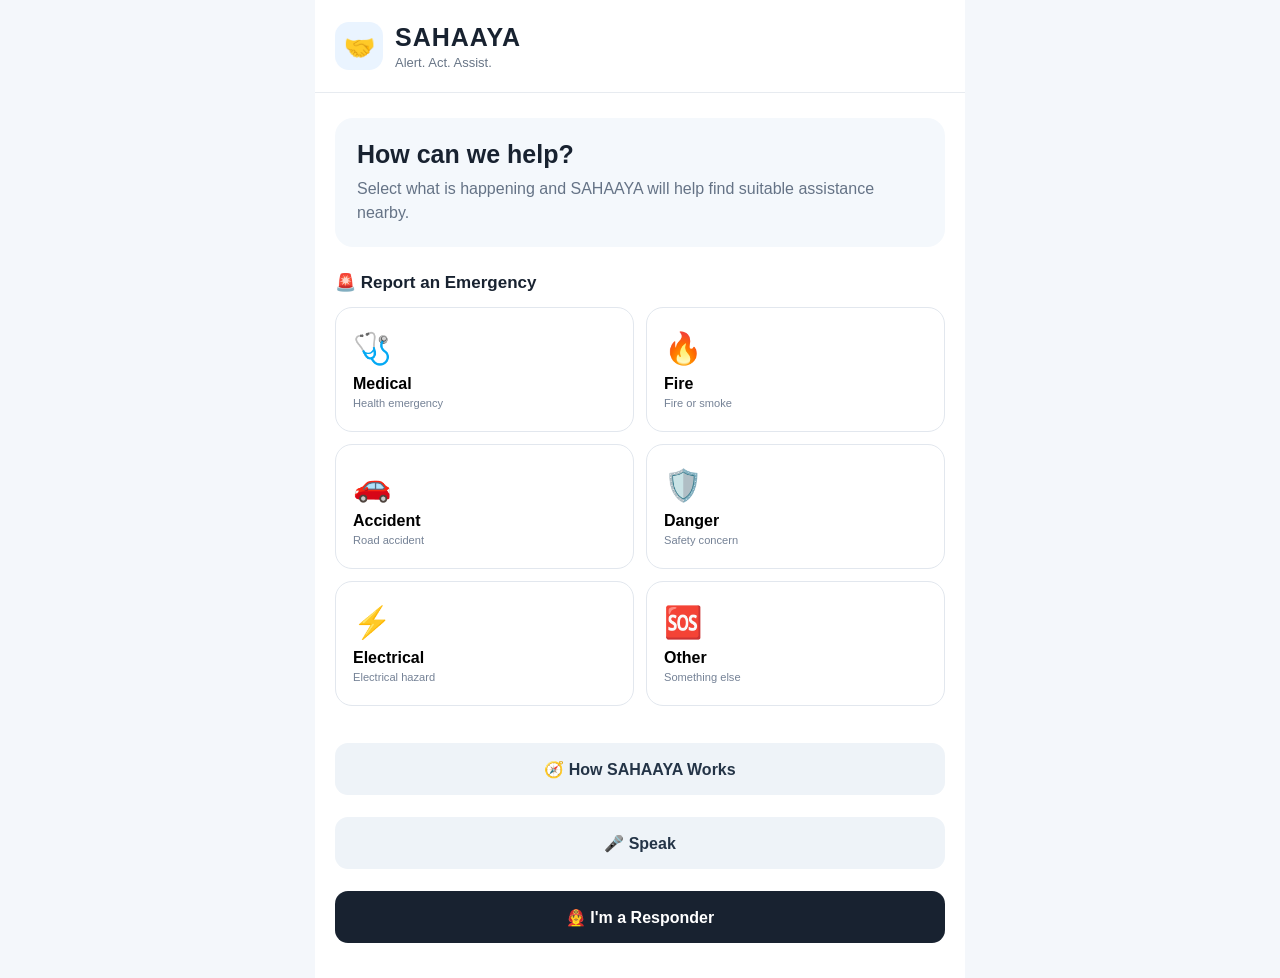
<file: index.html>
<!DOCTYPE html>
<html lang="en">
<head>
    <meta charset="UTF-8">
    <meta name="viewport" content="width=device-width, initial-scale=1.0">

    <title>SAHAAYA</title>

    <link rel="stylesheet" href="style.css">
</head>

<body>

<div class="app">

    <!-- =========================
         HEADER
    ========================== -->

    <header class="app-header">
        <div class="brand">
            <div class="brand-icon">🤝</div>

            <div>
                <h1>SAHAAYA</h1>
                <p>Alert. Act. Assist.</p>
            </div>
        </div>
    </header>


    <!-- =========================
         HOME
    ========================== -->

    <section id="home" class="screen active">

        <div class="welcome-card">
            <h2>How can we help?</h2>

            <p>
                Select what is happening and SAHAAYA will
                help find suitable assistance nearby.
            </p>
        </div>


        <div class="section-title">
            🚨 Report an Emergency
        </div>


        <div class="emergency-grid">

            <button class="emergency-btn medical"
                    onclick="selectCategory('Medical')">
                <span>🩺</span>
                <strong>Medical</strong>
                <small>Health emergency</small>
            </button>


            <button class="emergency-btn fire"
                    onclick="selectCategory('Fire')">
                <span>🔥</span>
                <strong>Fire</strong>
                <small>Fire or smoke</small>
            </button>


            <button class="emergency-btn accident"
                    onclick="selectCategory('Accident')">
                <span>🚗</span>
                <strong>Accident</strong>
                <small>Road accident</small>
            </button>


            <button class="emergency-btn danger"
                    onclick="selectCategory('Danger')">
                <span>🛡️</span>
                <strong>Danger</strong>
                <small>Safety concern</small>
            </button>


            <button class="emergency-btn electrical"
                    onclick="selectCategory('Electrical')">
                <span>⚡</span>
                <strong>Electrical</strong>
                <small>Electrical hazard</small>
            </button>


            <button class="emergency-btn other"
                    onclick="selectCategory('Other')">
                <span>🆘</span>
                <strong>Other</strong>
                <small>Something else</small>
            </button>

        </div>


        <div class="quick-actions">

            <button class="secondary-btn"
                    onclick="openHowItWorks()">
                🧭 How SAHAAYA Works
            </button>

            <button class="secondary-btn"
                    onclick="speakEmergency()">
                🎤 Speak
            </button>

            <button class="responder-entry-btn"
                    onclick="openResponderEntry()">
                👨‍🚒 I'm a Responder
            </button>

        </div>

    </section>


    <!-- =========================
         HOW IT WORKS
    ========================== -->

    <section id="how-it-works" class="screen">

        <button class="back-btn" onclick="goHome()">
            ← Back
        </button>

        <div class="page-heading">
            <div class="big-icon">🧭</div>

            <h2>How SAHAAYA Works</h2>

            <p>
                From reporting an emergency to connecting
                you with nearby help.
            </p>
        </div>


        <div class="steps-container">

            <div class="how-step">
                <div class="step-number">1</div>

                <div class="step-icon">🚨</div>

                <div>
                    <h3>Report</h3>
                    <p>
                        Tell SAHAAYA what is happening using
                        simple emergency options.
                    </p>
                </div>
            </div>


            <div class="step-line"></div>


            <div class="how-step">
                <div class="step-number">2</div>

                <div class="step-icon">🤖</div>

                <div>
                    <h3>Understand</h3>
                    <p>
                        AI identifies the emergency type,
                        severity and help required.
                    </p>
                </div>
            </div>


            <div class="step-line"></div>


            <div class="how-step">
                <div class="step-number">3</div>

                <div class="step-icon">📍</div>

                <div>
                    <h3>Find Nearby Help</h3>
                    <p>
                        SAHAAYA searches for suitable,
                        verified responders nearby.
                    </p>
                </div>
            </div>


            <div class="step-line"></div>


            <div class="how-step">
                <div class="step-number">4</div>

                <div class="step-icon">🤝</div>

                <div>
                    <h3>Connect</h3>
                    <p>
                        A responder accepts the emergency
                        and help is on the way.
                    </p>
                </div>
            </div>

        </div>


        <div class="info-box">
            <strong>💡 What makes SAHAAYA different?</strong>

            <p>
                Instead of simply telling someone to call for help,
                SAHAAYA connects the emergency with people nearby
                who have the right skills or resources.
            </p>
        </div>

    </section>


    <!-- =========================
         CATEGORY
    ========================== -->

    <section id="category" class="screen">

        <button class="back-btn" onclick="goHome()">
            ← Back
        </button>

        <div class="page-heading">
            <div id="categoryIcon" class="big-icon">🚨</div>

            <h2 id="categoryTitle">
                What is happening?
            </h2>

            <p>
                Choose the option that best describes
                the situation.
            </p>
        </div>


        <div id="emergencyOptions" class="options-list"></div>

    </section>


    <!-- =========================
         OTHER DESCRIPTION
    ========================== -->

    <section id="other-description" class="screen">

        <button class="back-btn"
                onclick="showScreen('category')">
            ← Back
        </button>

        <div class="page-heading">
            <div class="big-icon">📝</div>

            <h2>Tell us what happened</h2>

            <p>
                Describe the emergency in your own words.
            </p>
        </div>


        <textarea
            id="customDescription"
            placeholder="Example: My father suddenly collapsed and is not responding..."
        ></textarea>


        <button class="primary-btn"
                onclick="continueCustomEmergency()">
            Continue →
        </button>

    </section>


    <!-- =========================
         CONFIRMATION
    ========================== -->

    <section id="confirmation" class="screen">

        <button class="back-btn"
                onclick="goHome()">
            ← Cancel
        </button>

        <div class="page-heading">
            <div class="big-icon">🚨</div>

            <h2>Emergency Details</h2>

            <p>
                Please confirm before requesting help.
            </p>
        </div>


        <div class="confirmation-card">

            <div class="detail-row">
                <span>Emergency</span>
                <strong id="confirmEmergency">
                    Medical
                </strong>
            </div>


            <div class="detail-row">
                <span>Description</span>
                <strong id="confirmDescription">
                    Someone is unconscious
                </strong>
            </div>


            <div class="detail-row">
                <span>Location</span>
                <strong>
                    📍 Will be detected
                </strong>
            </div>

        </div>


        <div class="info-box">
            📍 SAHAAYA will use your location to look
            for suitable nearby help.
        </div>


        <button class="primary-btn"
                onclick="requestHelp()">
            🚨 GET HELP
        </button>

    </section>


    <!-- =========================
         FINDING HELP
    ========================== -->

    <section id="finding-help" class="screen">

        <div class="finding-icon">
            🔍
        </div>

        <h2>Finding Help</h2>

        <p id="findingMessage">
            Searching for nearby responders...
        </p>


        <div class="search-radius">

            <span>📍 Search radius</span>

            <strong id="radiusValue">
                150 m
            </strong>

        </div>


        <div class="status-tracker">

            <div class="status-item active">
                <div class="status-dot">✓</div>
                <span>Emergency reported</span>
            </div>


            <div class="status-item active">
                <div class="status-dot">✓</div>
                <span>Searching nearby</span>
            </div>


            <div id="trackerResponder"
                 class="status-item">
                <div class="status-dot">3</div>
                <span>Finding responder</span>
            </div>


            <div id="trackerConnect"
                 class="status-item">
                <div class="status-dot">4</div>
                <span>Connecting help</span>
            </div>

        </div>

    </section>


    <!-- =========================
         HELPER FOUND
    ========================== -->

    <section id="helper-found" class="screen">

        <div class="success-icon">
            🤝
        </div>

        <h2>Responder Found!</h2>

        <p>
            A suitable nearby responder is available.
        </p>


        <div class="helper-card">

            <div class="helper-avatar">
                👩‍⚕️
            </div>

            <div class="helper-info">

                <h3 id="helperName">
                    First-Aid Responder
                </h3>

                <p id="helperSkill">
                    🩺 Skill: First Aid
                </p>

                <p>
                    📍 <strong id="helperDistance">
                        280 m
                    </strong> away
                </p>

                <span class="available-badge">
                    🟢 Available
                </span>

            </div>

        </div>


        <button class="primary-btn"
                onclick="simulateResponderAccept()">
            Responder Accepts
        </button>

    </section>


    <!-- =========================
         EMERGENCY STATUS
    ========================== -->

    <section id="emergency-status"
             class="screen">

        <div class="status-header-icon">
            🚑
        </div>

        <h2>Help is on the way!</h2>

        <p>
            Your emergency has been accepted by a responder.
        </p>


        <div class="live-status-card">

            <div class="live-status-title">
                <span>Emergency Status</span>

                <span class="live-pill">
                    ● LIVE
                </span>
            </div>


            <div class="status-timeline">

                <div class="timeline-item completed">

                    <div class="timeline-icon">
                        ✓
                    </div>

                    <div>
                        <strong>Emergency Reported</strong>
                        <small>
                            SAHAAYA received your request
                        </small>
                    </div>

                </div>


                <div class="timeline-item completed">

                    <div class="timeline-icon">
                        ✓
                    </div>

                    <div>
                        <strong>Responder Found</strong>
                        <small>
                            Suitable nearby help identified
                        </small>
                    </div>

                </div>


                <div class="timeline-item completed">

                    <div class="timeline-icon">
                        ✓
                    </div>

                    <div>
                        <strong>Responder Accepted</strong>
                        <small>
                            A responder is responding
                        </small>
                    </div>

                </div>


                <div class="timeline-item current">

                    <div class="timeline-icon">
                        🚑
                    </div>

                    <div>
                        <strong>Help is on the way</strong>
                        <small>
                            Please stay where you are
                        </small>
                    </div>

                </div>

            </div>

        </div>


        <div class="responder-mini-card">

            <div class="mini-avatar">
                👩‍⚕️
            </div>

            <div>
                <strong id="acceptedResponderName">
                    First-Aid Responder
                </strong>

                <p>
                    🩺 First Aid
                </p>

                <p>
                    📍 280 m away
                </p>
            </div>

        </div>


        <div class="important-message">
            ⚠️ Please stay where you are and follow
            the responder's instructions.
        </div>


        <button class="secondary-btn"
                onclick="goHome()">
            Return Home
        </button>

    </section>


    <!-- =========================
         RESPONDER ENTRY
    ========================== -->

    <section id="responder-entry"
             class="screen">

        <button class="back-btn"
                onclick="goHome()">
            ← Back
        </button>

        <div class="page-heading">
            <div class="big-icon">👨‍🚒</div>

            <h2>Responder</h2>

            <p>
                Are you already registered with SAHAAYA?
            </p>
        </div>


        <button class="primary-btn"
                onclick="openResponderLogin()">
            👨‍🚒 I'm Already Registered
        </button>


        <button class="secondary-btn"
                onclick="openResponderRegistration()">
            📝 I'm a New Responder
        </button>

    </section>


    <!-- =========================
         RESPONDER REGISTRATION
    ========================== -->

    <section id="responder-registration"
             class="screen">

        <button class="back-btn"
                onclick="openResponderEntry()">
            ← Back
        </button>

        <div class="page-heading">
            <div class="big-icon">📝</div>

            <h2>Responder Registration</h2>

            <p>
                Register once to become part of the
                SAHAAYA responder network.
            </p>
        </div>


        <div class="form-group">

            <label>Full Name</label>

            <input
                id="responderName"
                type="text"
                placeholder="Enter your name"
            >

        </div>


        <div class="form-group">

            <label>Phone Number</label>

            <input
                id="responderPhone"
                type="tel"
                placeholder="Enter phone number"
            >

        </div>


        <div class="form-group">

            <label>Profession</label>

            <select id="responderProfession">

                <option value="">
                    Select profession
                </option>

                <option>Doctor</option>
                <option>Nurse</option>
                <option>First-Aid Volunteer</option>
                <option>Fire Responder</option>
                <option>Electrician</option>
                <option>Security</option>
                <option>General Volunteer</option>
                <option>Other</option>

            </select>

        </div>


        <div class="form-group">

            <label>Skills</label>

            <input
                id="responderSkills"
                type="text"
                placeholder="Example: First Aid, CPR"
            >

        </div>


        <div class="form-group">

            <label>Area</label>

            <input
                id="responderArea"
                type="text"
                placeholder="Example: Vellore"
            >

        </div>


        <button class="primary-btn"
                onclick="submitRegistration()">
            Submit for Verification
        </button>

    </section>


    <!-- =========================
         VERIFICATION
    ========================== -->

    <section id="verification-pending"
             class="screen">

        <div class="pending-icon">
            ⏳
        </div>

        <h2>Verification Pending</h2>

        <p>
            Your responder registration has been submitted.
        </p>


        <div class="info-box">

            <strong>Why verification?</strong>

            <p>
                SAHAAYA needs to make sure responders
                have the skills they claim before they
                receive emergency requests.
            </p>

        </div>


        <button class="primary-btn"
                onclick="simulateVerification()">
            Demo: Complete Verification
        </button>


        <button class="secondary-btn"
                onclick="goHome()">
            Return Home
        </button>

    </section>


    <!-- =========================
         RESPONDER DASHBOARD
    ========================== -->

    <section id="responder-dashboard"
             class="screen">

        <div class="dashboard-header">

            <div>

                <p class="eyebrow">
                    SAHAAYA RESPONDER
                </p>

                <h2>
                    👨‍🚒 Dashboard
                </h2>

                <p id="responderWelcome">
                    Welcome, Responder
                </p>

            </div>

            <button class="logout-btn"
                    onclick="goHome()">
                Exit
            </button>

        </div>


        <!-- Availability -->

        <div class="availability-card">

            <div>

                <span class="availability-label">
                    Your Status
                </span>

                <div id="availabilityBadge"
                     class="availability-badge available">
                    🟢 AVAILABLE
                </div>

            </div>


            <label class="toggle">

                <input
                    id="availabilityToggle"
                    type="checkbox"
                    checked
                    onchange="toggleAvailability()"
                >

                <span class="slider"></span>

            </label>

        </div>


        <p id="availabilityMessage"
           class="availability-message">
            You may receive nearby emergencies.
        </p>


        <!-- Incoming Emergency -->

        <div id="incomingEmergency"
             class="incoming-emergency">

            <div class="emergency-alert-header">

                <span>🚨 NEW EMERGENCY</span>

                <span class="new-pill">
                    NEW
                </span>

            </div>


            <div class="emergency-type">
                🩺 Medical Emergency
            </div>


            <div class="severity">
                ⚠️ CRITICAL
            </div>


            <p class="emergency-description">
                Someone is unconscious and not breathing.
            </p>


            <div class="emergency-details">

                <div>
                    🩺
                    <span>
                        <small>Required Skill</small>
                        <strong>First Aid</strong>
                    </span>
                </div>


                <div>
                    📍
                    <span>
                        <small>Distance</small>
                        <strong>280 m</strong>
                    </span>
                </div>


                <div>
                    🕐
                    <span>
                        <small>Reported</small>
                        <strong>Just now</strong>
                    </span>
                </div>

            </div>


            <div class="dashboard-actions">

                <button class="accept-btn"
                        onclick="acceptEmergency()">
                    ✓ ACCEPT
                </button>

                <button class="decline-btn"
                        onclick="declineEmergency()">
                    ✕ DECLINE
                </button>

            </div>

        </div>


        <!-- No Emergency -->

        <div id="noEmergency"
             class="no-emergency hidden">

            <div>🛡️</div>

            <h3>No active emergencies</h3>

            <p>
                Stay available to receive nearby
                emergency requests.
            </p>

        </div>

    </section>


    <!-- =========================
         RESPONDER ACCEPTED
    ========================== -->

    <section id="responder-accepted"
             class="screen">

        <div class="success-icon">
            ✅
        </div>

        <h2>Emergency Accepted</h2>

        <p>
            You are now responding to this emergency.
        </p>


        <div class="responding-card">

            <div class="responding-header">
                🚨 Responding
            </div>

            <div class="responding-detail">
                🩺 Medical Emergency
            </div>

            <div class="responding-detail">
                ⚠️ Critical
            </div>

            <div class="responding-detail">
                📍 280 m away
            </div>

        </div>


        <button class="primary-btn"
                onclick="navigateToEmergency()">
            🧭 Navigate to Emergency
        </button>


        <button class="secondary-btn"
                onclick="openResponderDashboard()">
            ← Back to Dashboard
        </button>

    </section>


    <!-- =========================
         RESPONDER DECLINED
    ========================== -->

    <section id="responder-declined"
             class="screen">

        <div class="declined-icon">
            ↩️
        </div>

        <h2>Emergency Declined</h2>

        <p>
            This emergency will be offered to another
            suitable responder.
        </p>


        <button class="primary-btn"
                onclick="openResponderDashboard()">
            Look for Other Emergencies
        </button>

    </section>


    <!-- =========================
         NAVIGATION
    ========================== -->

    <section id="navigation"
             class="screen">

        <button class="back-btn"
                onclick="openResponderDashboard()">
            ← Dashboard
        </button>

        <div class="page-heading">

            <div class="big-icon">
                🧭
            </div>

            <h2>Navigate</h2>

            <p>
                Navigation will connect to the map/location
                service during backend integration.
            </p>

        </div>


        <div class="navigation-placeholder">

            <div>
                📍
            </div>

            <strong>
                Emergency Location
            </strong>

            <p>
                Location detected by SAHAAYA
            </p>

        </div>

    </section>


</div>


<script src="script.js"></script>

</body>
</html>
</file>
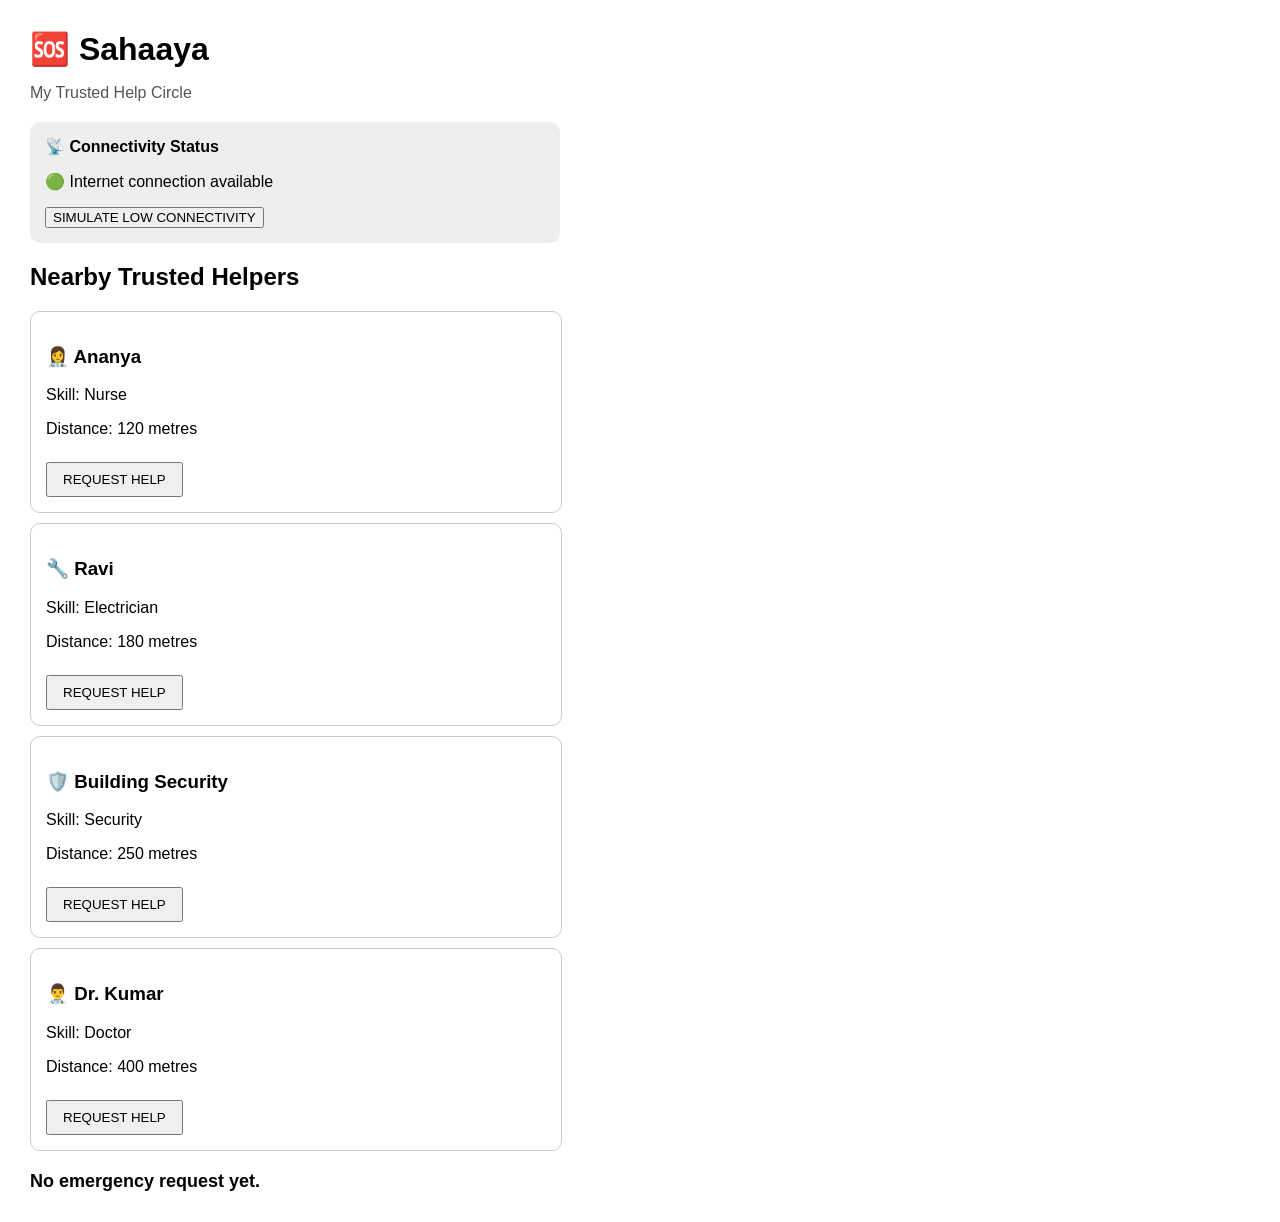
<file: help_circle.html>
<!DOCTYPE html>
<html>

<head>

    <title>Sahaaya Help Circle</title>

    <meta charset="UTF-8">

    <style>

        body {
            font-family: Arial, sans-serif;
            margin: 30px;
        }

        h1 {
            margin-bottom: 5px;
        }

        .subtitle {
            color: #555;
        }

        .person {
            border: 1px solid #ccc;
            border-radius: 10px;
            padding: 15px;
            margin: 10px 0;
            max-width: 500px;
        }

        .person button {
            padding: 8px 15px;
            margin-top: 8px;
            cursor: pointer;
        }

        #status {
            margin-top: 20px;
            font-size: 18px;
            font-weight: bold;
        }

        .offline {
            padding: 15px;
            background: #eee;
            border-radius: 10px;
            max-width: 500px;
            margin: 20px 0;
        }

    </style>

</head>


<body>

    <h1>🆘 Sahaaya</h1>

    <p class="subtitle">
        My Trusted Help Circle
    </p>


    <div class="offline">

        <b>📡 Connectivity Status</b>

        <p id="connection">
            Checking connection...
        </p>

        <button onclick="simulateOffline()">
            SIMULATE LOW CONNECTIVITY
        </button>

    </div>


    <h2>Nearby Trusted Helpers</h2>


    <div class="person">

        <h3>👩‍⚕️ Ananya</h3>

        <p>Skill: Nurse</p>

        <p>Distance: 120 metres</p>

        <button onclick="contactHelper('Ananya', 'Nurse')">
            REQUEST HELP
        </button>

    </div>


    <div class="person">

        <h3>🔧 Ravi</h3>

        <p>Skill: Electrician</p>

        <p>Distance: 180 metres</p>

        <button onclick="contactHelper('Ravi', 'Electrician')">
            REQUEST HELP
        </button>

    </div>


    <div class="person">

        <h3>🛡️ Building Security</h3>

        <p>Skill: Security</p>

        <p>Distance: 250 metres</p>

        <button onclick="contactHelper('Building Security', 'Security')">
            REQUEST HELP
        </button>

    </div>


    <div class="person">

        <h3>👨‍⚕️ Dr. Kumar</h3>

        <p>Skill: Doctor</p>

        <p>Distance: 400 metres</p>

        <button onclick="contactHelper('Dr. Kumar', 'Doctor')">
            REQUEST HELP
        </button>

    </div>


    <p id="status">
        No emergency request yet.
    </p>


    <script>

        let lowConnectivity = false;


        function updateConnection() {

            if (lowConnectivity) {

                document.getElementById("connection").innerText =
                    "⚠️ Low connectivity — using Help Circle";

            } else {

                document.getElementById("connection").innerText =
                    "🟢 Internet connection available";

            }

        }


        function simulateOffline() {

            lowConnectivity = true;

            updateConnection();

            document.getElementById("status").innerText =
                "⚠️ Internet unavailable. Sahaaya is using your trusted Help Circle.";

        }


        function contactHelper(name, skill) {

            if (lowConnectivity) {

                document.getElementById("status").innerText =
                    "📡 Low connectivity: Emergency request prepared for "
                    + name
                    + " ("
                    + skill
                    + ").";

            } else {

                document.getElementById("status").innerText =
                    "🚨 Emergency request sent to "
                    + name
                    + " ("
                    + skill
                    + ").";

            }

        }


        updateConnection();

    </script>


</body>

</html>
</file>
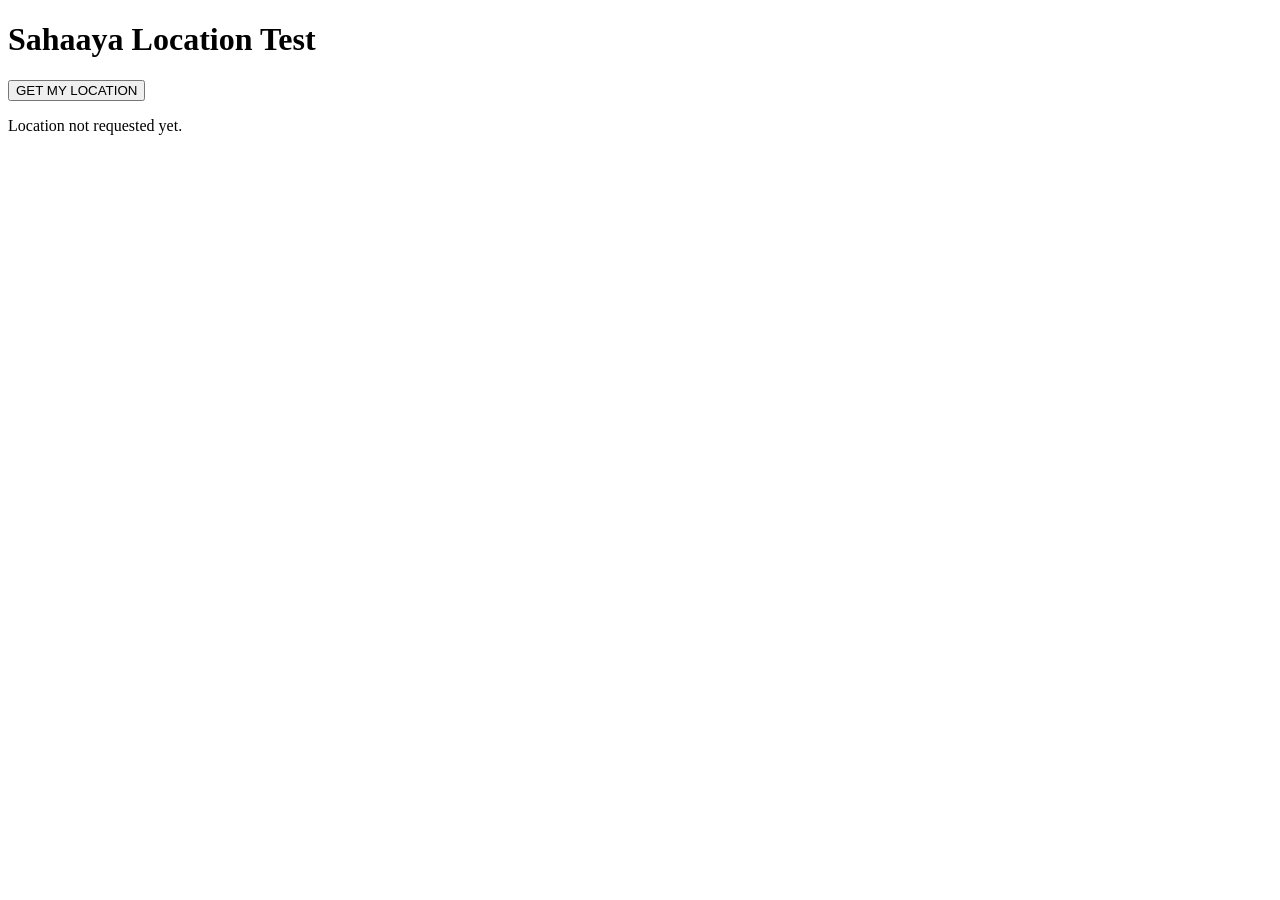
<file: location_test.html>
<!DOCTYPE html>
<html>
<head>
    <title>Sahaaya Location Test</title>
</head>

<body>

    <h1>Sahaaya Location Test</h1>

    <button onclick="getLocation()">
        GET MY LOCATION
    </button>

    <p id="status">Location not requested yet.</p>

    <script>

        function getLocation() {

            const status = document.getElementById("status");

            if (!navigator.geolocation) {
                status.innerText =
                    "Geolocation is not supported by this browser.";
                return;
            }

            status.innerText = "Requesting your location...";

            navigator.geolocation.getCurrentPosition(

                function(position) {

                    const latitude = position.coords.latitude;
                    const longitude = position.coords.longitude;

                    status.innerText =
                        "Latitude: " + latitude +
                        "\nLongitude: " + longitude;

                    console.log("Latitude:", latitude);
                    console.log("Longitude:", longitude);
                },

                function(error) {

                    status.innerText =
                        "Could not get location. Error code: "
                        + error.code;

                }
            );
        }

    </script>

</body>
</html>
</file>
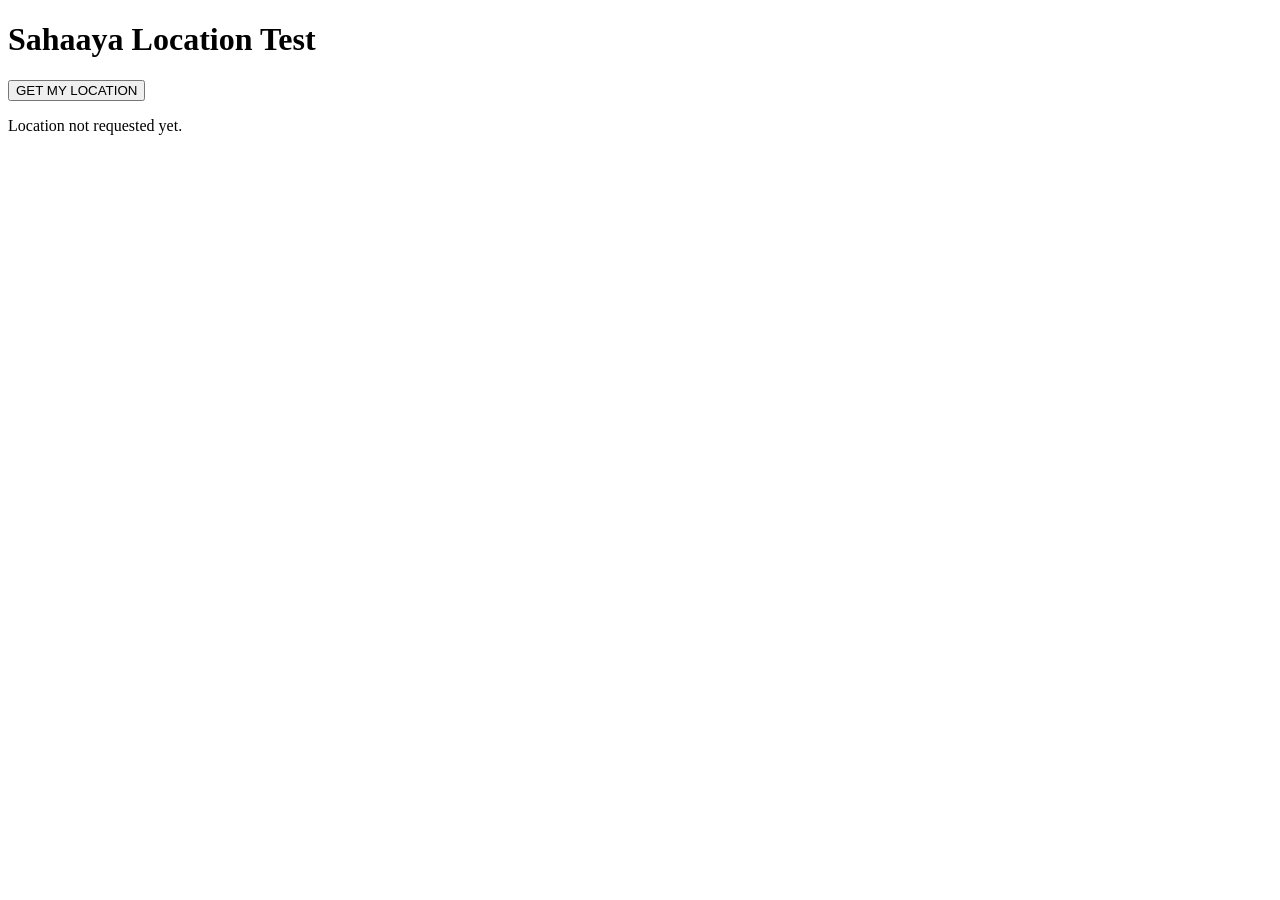
<file: api/location_test.html>
<!DOCTYPE html>
<html>
<head>
    <title>Sahaaya Location Test</title>
</head>

<body>

    <h1>Sahaaya Location Test</h1>

    <button onclick="getLocation()">
        GET MY LOCATION
    </button>

    <p id="status">Location not requested yet.</p>

    <script>

        function getLocation() {

            const status = document.getElementById("status");

            if (!navigator.geolocation) {
                status.innerText =
                    "Geolocation is not supported by this browser.";
                return;
            }

            status.innerText = "Requesting your location...";

            navigator.geolocation.getCurrentPosition(

                function(position) {

                    const latitude = position.coords.latitude;
                    const longitude = position.coords.longitude;

                    status.innerText =
                        "Latitude: " + latitude +
                        "\nLongitude: " + longitude;

                    console.log("Latitude:", latitude);
                    console.log("Longitude:", longitude);
                },

                function(error) {

                    status.innerText =
                        "Could not get location. Error code: "
                        + error.code;

                }
            );
        }

    </script>

</body>
</html>
</file>
<file: style.css>
/* =========================
   GLOBAL
========================= */

* {
    box-sizing: border-box;
    margin: 0;
    padding: 0;
}


body {
    font-family: Arial, Helvetica, sans-serif;
    background: #f4f7fb;
    color: #182230;
}


button,
input,
textarea,
select {
    font-family: inherit;
}


button {
    cursor: pointer;
}


.app {
    width: 100%;
    max-width: 650px;
    min-height: 100vh;
    margin: auto;
    background: #ffffff;
}


/* =========================
   HEADER
========================= */

.app-header {
    padding: 22px 20px;
    border-bottom: 1px solid #e7ebf0;
    background: #ffffff;
}


.brand {
    display: flex;
    align-items: center;
    gap: 12px;
}


.brand-icon {
    width: 48px;
    height: 48px;
    border-radius: 14px;

    display: flex;
    align-items: center;
    justify-content: center;

    font-size: 25px;

    background: #eaf4ff;
}


.brand h1 {
    font-size: 25px;
    letter-spacing: 1px;
}


.brand p {
    margin-top: 3px;
    color: #687586;
    font-size: 13px;
}


/* =========================
   SCREENS
========================= */

.screen {
    display: none;
    padding: 25px 20px 35px;
}


.screen.active {
    display: block;
}


/* =========================
   HOME
========================= */

.welcome-card {
    padding: 22px;
    border-radius: 18px;
    background: #f4f8fc;
    margin-bottom: 25px;
}


.welcome-card h2 {
    font-size: 25px;
    margin-bottom: 8px;
}


.welcome-card p {
    color: #657386;
    line-height: 1.5;
}


.section-title {
    font-weight: bold;
    font-size: 17px;
    margin-bottom: 14px;
}


.emergency-grid {
    display: grid;
    grid-template-columns: 1fr 1fr;
    gap: 12px;
}


.emergency-btn {
    min-height: 125px;
    border: 1px solid #e2e7ee;
    border-radius: 17px;

    background: white;

    display: flex;
    flex-direction: column;
    align-items: flex-start;
    justify-content: center;

    padding: 17px;

    transition: 0.2s;
}


.emergency-btn:hover {
    transform: translateY(-2px);
    border-color: #b9c5d3;
}


.emergency-btn span {
    font-size: 31px;
    margin-bottom: 8px;
}


.emergency-btn strong {
    font-size: 16px;
}


.emergency-btn small {
    color: #758296;
    margin-top: 4px;
}


.quick-actions {
    display: flex;
    flex-direction: column;
    gap: 10px;
    margin-top: 25px;
}


/* =========================
   BUTTONS
========================= */

.primary-btn,
.secondary-btn,
.responder-entry-btn {
    width: 100%;
    min-height: 52px;

    border-radius: 13px;
    border: none;

    font-size: 16px;
    font-weight: bold;

    margin-top: 12px;
}


.primary-btn {
    background: #1769aa;
    color: white;
}


.primary-btn:hover {
    background: #12588f;
}


.secondary-btn {
    background: #eef3f8;
    color: #243447;
}


.responder-entry-btn {
    background: #182230;
    color: white;
}


.back-btn {
    background: none;
    border: none;
    color: #1769aa;

    font-size: 15px;
    font-weight: bold;

    margin-bottom: 25px;
}


/* =========================
   PAGE HEADING
========================= */

.page-heading {
    text-align: center;
    margin-bottom: 25px;
}


.big-icon {
    font-size: 48px;
    margin-bottom: 10px;
}


.page-heading h2 {
    font-size: 27px;
    margin-bottom: 8px;
}


.page-heading p {
    color: #687586;
    line-height: 1.5;
}


/* =========================
   HOW IT WORKS
========================= */

.steps-container {
    margin-top: 15px;
}


.how-step {
    display: grid;
    grid-template-columns: 35px 55px 1fr;
    gap: 12px;
    align-items: center;
}


.step-number {
    width: 31px;
    height: 31px;

    border-radius: 50%;

    display: flex;
    align-items: center;
    justify-content: center;

    background: #1769aa;
    color: white;

    font-weight: bold;
}


.step-icon {
    font-size: 34px;
    text-align: center;
}


.how-step h3 {
    margin-bottom: 5px;
}


.how-step p {
    color: #687586;
    line-height: 1.4;
    font-size: 14px;
}


.step-line {
    width: 2px;
    height: 28px;
    background: #d8e0e8;
    margin: 5px 0 5px 16px;
}


.info-box {
    background: #f1f7fc;
    border-radius: 14px;
    padding: 16px;
    margin-top: 22px;

    color: #405064;
    line-height: 1.5;
}


.info-box strong {
    color: #182230;
}


/* =========================
   OPTIONS
========================= */

.options-list {
    display: flex;
    flex-direction: column;
    gap: 10px;
}


.option-btn {
    width: 100%;
    padding: 18px;

    background: white;

    border: 1px solid #dfe5ec;
    border-radius: 14px;

    text-align: left;
    font-size: 16px;

    transition: 0.2s;
}


.option-btn:hover {
    background: #f5f8fb;
    border-color: #aebdcc;
}


/* =========================
   TEXTAREA
========================= */

textarea {
    width: 100%;
    min-height: 180px;

    resize: vertical;

    padding: 15px;

    border: 1px solid #d6dde6;
    border-radius: 13px;

    font-size: 16px;
    outline: none;
}


textarea:focus,
input:focus,
select:focus {
    border-color: #1769aa;
}


/* =========================
   CONFIRMATION
========================= */

.confirmation-card {
    border: 1px solid #e0e6ed;
    border-radius: 16px;
    overflow: hidden;
}


.detail-row {
    display: flex;
    justify-content: space-between;
    gap: 20px;

    padding: 16px;

    border-bottom: 1px solid #edf0f4;
}


.detail-row:last-child {
    border-bottom: none;
}


.detail-row span {
    color: #687586;
}


.detail-row strong {
    text-align: right;
}


/* =========================
   FINDING HELP
========================= */

#finding-help {
    text-align: center;
}


.finding-icon {
    font-size: 58px;
    margin: 20px 0;
}


#finding-help h2 {
    font-size: 28px;
}


#finding-help p {
    color: #687586;
    margin-top: 8px;
}


.search-radius {
    display: flex;
    justify-content: space-between;

    background: #f2f6fa;

    padding: 17px;

    border-radius: 14px;

    margin-top: 25px;
}


.status-tracker {
    margin-top: 25px;
    text-align: left;
}


.status-item {
    display: flex;
    align-items: center;
    gap: 13px;

    padding: 11px 0;

    color: #8a96a5;
}


.status-item.active {
    color: #243447;
}


.status-dot {
    width: 31px;
    height: 31px;

    border-radius: 50%;

    display: flex;
    align-items: center;
    justify-content: center;

    background: #e7edf3;

    font-size: 13px;
    font-weight: bold;
}


.status-item.active .status-dot {
    background: #dceefa;
    color: #1769aa;
}


/* =========================
   HELPER
========================= */

#helper-found {
    text-align: center;
}


.success-icon {
    font-size: 62px;
    margin: 20px 0;
}


#helper-found h2,
#emergency-status h2,
#responder-accepted h2,
#responder-declined h2 {
    font-size: 28px;
}


#helper-found > p,
#emergency-status > p,
#responder-accepted > p,
#responder-declined > p {
    color: #687586;
    margin-top: 8px;
}


.helper-card {
    display: flex;
    align-items: center;
    gap: 17px;

    text-align: left;

    margin-top: 25px;

    padding: 20px;

    border: 1px solid #dfe5ec;
    border-radius: 17px;
}


.helper-avatar {
    width: 65px;
    height: 65px;

    border-radius: 50%;

    background: #edf5fb;

    display: flex;
    align-items: center;
    justify-content: center;

    font-size: 32px;
}


.helper-info h3 {
    margin-bottom: 6px;
}


.helper-info p {
    color: #667486;
    font-size: 14px;
    margin-top: 4px;
}


.available-badge {
    display: inline-block;

    margin-top: 8px;

    padding: 5px 9px;

    border-radius: 20px;

    background: #e8f7ee;
    color: #18733c;

    font-size: 12px;
    font-weight: bold;
}


/* =========================
   EMERGENCY STATUS
========================= */

#emergency-status {
    text-align: center;
}


.status-header-icon {
    font-size: 60px;
    margin: 15px 0;
}


.live-status-card {
    margin-top: 25px;

    padding: 20px;

    border: 1px solid #dfe5ec;
    border-radius: 17px;

    text-align: left;
}


.live-status-title {
    display: flex;
    justify-content: space-between;
    align-items: center;

    font-weight: bold;

    padding-bottom: 15px;
    border-bottom: 1px solid #edf0f4;
}


.live-pill {
    font-size: 11px;

    padding: 5px 8px;

    border-radius: 20px;

    background: #e8f7ee;
    color: #18733c;
}


.status-timeline {
    padding-top: 15px;
}


.timeline-item {
    display: flex;
    gap: 13px;

    padding: 11px 0;
}


.timeline-icon {
    width: 34px;
    height: 34px;

    flex-shrink: 0;

    border-radius: 50%;

    display: flex;
    align-items: center;
    justify-content: center;

    background: #e9eef3;
}


.timeline-item.completed .timeline-icon,
.timeline-item.current .timeline-icon {
    background: #dceefa;
}


.timeline-item strong {
    display: block;
    margin-bottom: 4px;
}


.timeline-item small {
    color: #758296;
}


.responder-mini-card {
    display: flex;
    gap: 13px;
    align-items: center;

    text-align: left;

    margin-top: 14px;

    padding: 16px;

    border-radius: 15px;

    background: #f5f8fb;
}


.mini-avatar {
    font-size: 32px;
}


.responder-mini-card p {
    color: #687586;
    font-size: 13px;
    margin-top: 3px;
}


.important-message {
    margin-top: 15px;

    padding: 14px;

    border-radius: 13px;

    background: #fff7e6;

    color: #75581e;

    font-size: 14px;
    line-height: 1.5;

    text-align: left;
}


/* =========================
   RESPONDER ENTRY
========================= */

#responder-entry .secondary-btn {
    margin-top: 10px;
}


/* =========================
   FORM
========================= */

.form-group {
    margin-bottom: 17px;
}


.form-group label {
    display: block;

    font-size: 14px;
    font-weight: bold;

    margin-bottom: 7px;
}


.form-group input,
.form-group select {
    width: 100%;

    padding: 14px;

    border: 1px solid #d6dde6;

    border-radius: 12px;

    font-size: 15px;

    outline: none;

    background: white;
}


/* =========================
   VERIFICATION
========================= */

#verification-pending {
    text-align: center;
}


.pending-icon {
    font-size: 65px;
    margin: 30px 0 20px;
}


/* =========================
   DASHBOARD
========================= */

.dashboard-header {
    display: flex;
    justify-content: space-between;
    align-items: flex-start;

    margin-bottom: 20px;
}


.eyebrow {
    color: #1769aa;
    font-size: 11px;
    font-weight: bold;
    letter-spacing: 1px;
}


.dashboard-header h2 {
    font-size: 27px;
    margin: 5px 0;
}


.dashboard-header p:last-child {
    color: #687586;
}


.logout-btn {
    border: 1px solid #dce2e9;

    background: white;

    padding: 8px 12px;

    border-radius: 9px;

    color: #687586;
}


/* =========================
   AVAILABILITY
========================= */

.availability-card {
    display: flex;
    justify-content: space-between;
    align-items: center;

    padding: 18px;

    border-radius: 16px;

    background: #f3f8f5;
}


.availability-label {
    display: block;

    color: #687586;

    font-size: 13px;

    margin-bottom: 6px;
}


.availability-badge {
    font-size: 15px;
    font-weight: bold;
}


.availability-badge.available {
    color: #18733c;
}


.availability-badge.unavailable {
    color: #8a4a4a;
}


.availability-message {
    color: #687586;

    font-size: 13px;

    margin: 9px 2px 20px;
}


/* Toggle */

.toggle {
    position: relative;

    width: 51px;
    height: 29px;

    display: inline-block;
}


.toggle input {
    opacity: 0;
    width: 0;
    height: 0;
}


.slider {
    position: absolute;

    inset: 0;

    background: #c9d1da;

    border-radius: 30px;

    transition: 0.2s;
}


.slider:before {
    content: "";

    position: absolute;

    width: 21px;
    height: 21px;

    left: 4px;
    top: 4px;

    background: white;

    border-radius: 50%;

    transition: 0.2s;
}


.toggle input:checked + .slider {
    background: #2e9b59;
}


.toggle input:checked + .slider:before {
    transform: translateX(22px);
}


/* =========================
   INCOMING EMERGENCY
========================= */

.incoming-emergency {
    padding: 19px;

    border: 1px solid #e0e5eb;

    border-radius: 17px;

    box-shadow: 0 5px 20px rgba(30, 50, 70, 0.06);
}


.emergency-alert-header {
    display: flex;
    justify-content: space-between;
    align-items: center;

    color: #a33434;

    font-size: 12px;
    font-weight: bold;

    margin-bottom: 13px;
}


.new-pill {
    background: #ffe7e7;
    color: #a33434;

    padding: 4px 7px;

    border-radius: 10px;

    font-size: 10px;
}


.emergency-type {
    font-size: 21px;
    font-weight: bold;

    margin-bottom: 7px;
}


.severity {
    display: inline-block;

    padding: 6px 9px;

    border-radius: 8px;

    background: #fff0f0;
    color: #a33434;

    font-size: 12px;
    font-weight: bold;
}


.emergency-description {
    margin: 16px 0;

    color: #4d5b6b;

    line-height: 1.5;
}


.emergency-details {
    display: grid;
    grid-template-columns: 1fr;
    gap: 10px;

    padding: 15px;

    border-radius: 12px;

    background: #f5f8fb;
}


.emergency-details > div {
    display: flex;
    gap: 10px;
}


.emergency-details span {
    display: flex;
    flex-direction: column;
}


.emergency-details small {
    color: #7b8795;
}


.emergency-details strong {
    margin-top: 2px;
}


.dashboard-actions {
    display: grid;
    grid-template-columns: 1fr 1fr;
    gap: 10px;

    margin-top: 17px;
}


.accept-btn,
.decline-btn {
    min-height: 50px;

    border: none;

    border-radius: 12px;

    font-size: 15px;
    font-weight: bold;
}


.accept-btn {
    background: #21894b;
    color: white;
}


.decline-btn {
    background: #f1f3f5;
    color: #596575;
}


/* =========================
   NO EMERGENCY
========================= */

.no-emergency {
    padding: 40px 20px;

    text-align: center;

    color: #687586;
}


.no-emergency > div {
    font-size: 48px;
    margin-bottom: 12px;
}


.no-emergency h3 {
    color: #253447;
    margin-bottom: 7px;
}


.hidden {
    display: none !important;
}


/* =========================
   RESPONDER ACCEPTED
========================= */

.responding-card {
    margin-top: 25px;

    padding: 20px;

    border-radius: 16px;

    background: #f4f8fb;

    text-align: left;
}


.responding-header {
    color: #21894b;

    font-weight: bold;

    margin-bottom: 14px;
}


.responding-detail {
    padding: 10px 0;

    border-bottom: 1px solid #e3e8ed;
}


.responding-detail:last-child {
    border-bottom: none;
}


/* =========================
   DECLINED
========================= */

#responder-declined {
    text-align: center;
}


.declined-icon {
    font-size: 60px;
    margin: 30px 0 20px;
}


/* =========================
   NAVIGATION
========================= */

.navigation-placeholder {
    margin-top: 25px;

    padding: 35px 20px;

    border: 1px dashed #bfcbd7;

    border-radius: 17px;

    text-align: center;

    background: #f7f9fb;
}


.navigation-placeholder > div {
    font-size: 50px;
    margin-bottom: 10px;
}


.navigation-placeholder p {
    color: #687586;
    margin-top: 6px;
}


/* =========================
   MOBILE
========================= */

@media (max-width: 500px) {

    .screen {
        padding-left: 16px;
        padding-right: 16px;
    }


    .emergency-grid {
        gap: 9px;
    }


    .emergency-btn {
        min-height: 115px;
        padding: 14px;
    }


    .emergency-btn span {
        font-size: 27px;
    }


    .brand h1 {
        font-size: 22px;
    }


    .brand p {
        font-size: 11px;
    }

}
</file>
